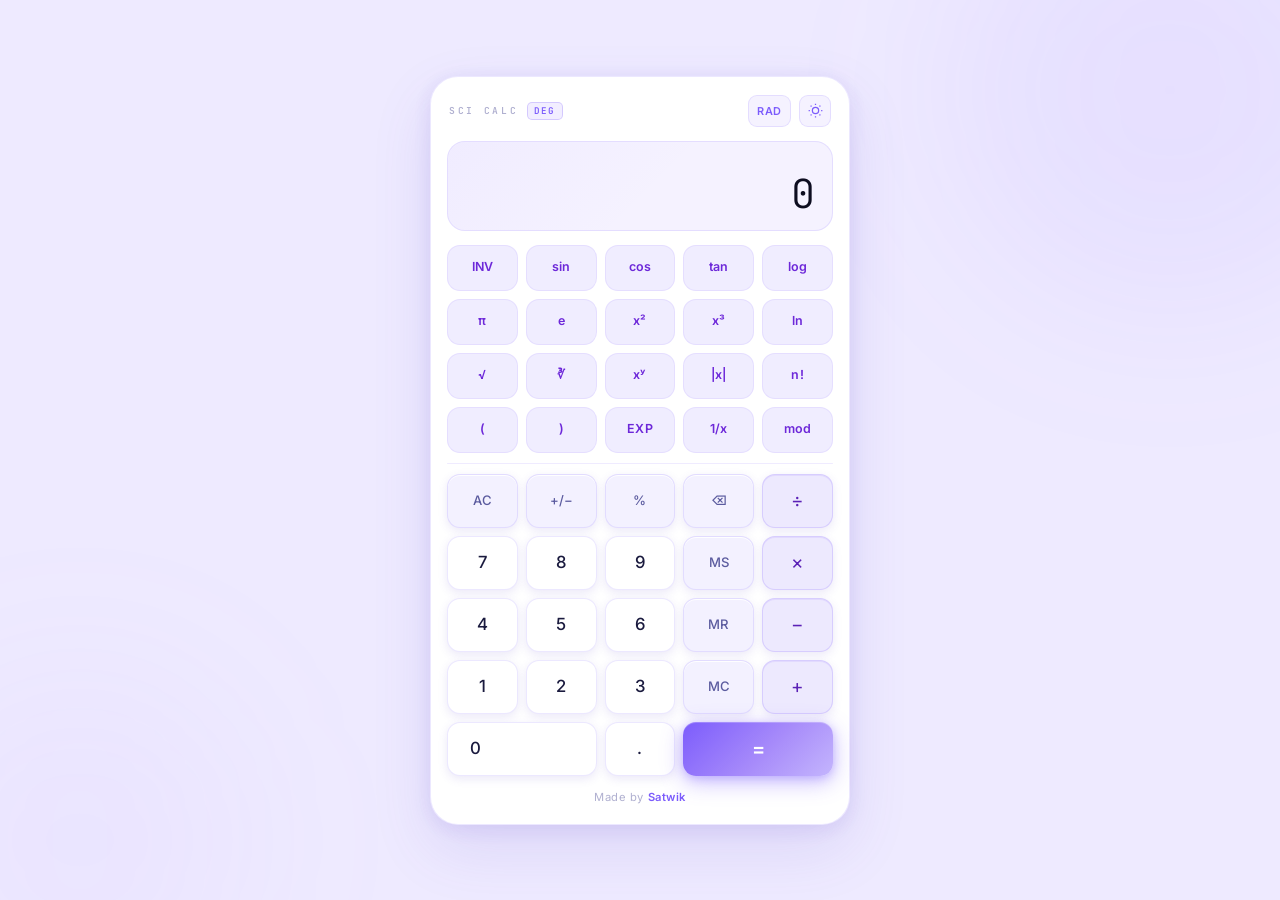
<file: index.html>
<!DOCTYPE html>
<html lang="en" data-theme="light">
<head>
  <meta charset="UTF-8" />
  <meta name="viewport" content="width=device-width, initial-scale=1.0, maximum-scale=1.0, user-scalable=no" />
  <meta name="mobile-web-app-capable" content="yes" />
  <meta name="apple-mobile-web-app-capable" content="yes" />
  <title>ScCalc — by Satwik</title>
  <link rel="preconnect" href="https://fonts.googleapis.com" />
  <link rel="preconnect" href="https://fonts.gstatic.com" crossorigin />
  <link href="https://fonts.googleapis.com/css2?family=Inter:wght@300;400;500;600&family=JetBrains+Mono:wght@300;400;500;600;700&display=swap" rel="stylesheet" />
  <link rel="stylesheet" href="styles.css" />
</head>
<body>

  <div class="orb orb-1"></div>
  <div class="orb orb-2"></div>

  <div class="calculator" id="calculator">

    <!-- Header -->
    <div class="calc-header">
      <div class="header-left">
        <span class="calc-brand">SCI CALC</span>
        <span class="mode-badge" id="modeBadge">DEG</span>
      </div>
      <div class="header-right">
        <button class="icon-btn" id="degRadBtn" title="Toggle DEG / RAD" aria-label="Toggle degrees/radians">RAD</button>
        <button class="icon-btn" id="themeBtn" title="Toggle theme" aria-label="Toggle theme">
          <svg class="icon-moon" viewBox="0 0 24 24" fill="none" stroke="currentColor" stroke-width="2"><path d="M21 12.79A9 9 0 1 1 11.21 3a7 7 0 0 0 9.79 9.79z"/></svg>
          <svg class="icon-sun"  viewBox="0 0 24 24" fill="none" stroke="currentColor" stroke-width="2"><circle cx="12" cy="12" r="5"/><line x1="12" y1="1" x2="12" y2="3"/><line x1="12" y1="21" x2="12" y2="23"/><line x1="4.22" y1="4.22" x2="5.64" y2="5.64"/><line x1="18.36" y1="18.36" x2="19.78" y2="19.78"/><line x1="1" y1="12" x2="3" y2="12"/><line x1="21" y1="12" x2="23" y2="12"/><line x1="4.22" y1="19.78" x2="5.64" y2="18.36"/><line x1="18.36" y1="5.64" x2="19.78" y2="4.22"/></svg>
        </button>
      </div>
    </div>

    <!-- Display -->
    <div class="display-area">
      <div class="expression-line" id="expressionLine">&nbsp;</div>
      <div class="display" id="display">0</div>
    </div>

    <!-- Scientific grid -->
    <div class="buttons sci-grid">

      <button class="btn btn-sci" data-action="sci" data-fn="inv">INV</button>
      <button class="btn btn-sci" data-action="sci" data-fn="sin">sin</button>
      <button class="btn btn-sci" data-action="sci" data-fn="cos">cos</button>
      <button class="btn btn-sci" data-action="sci" data-fn="tan">tan</button>
      <button class="btn btn-sci" data-action="sci" data-fn="log">log</button>

      <button class="btn btn-sci" data-action="sci" data-fn="pi">π</button>
      <button class="btn btn-sci" data-action="sci" data-fn="e_const">e</button>
      <button class="btn btn-sci" data-action="sci" data-fn="pow2">x²</button>
      <button class="btn btn-sci" data-action="sci" data-fn="pow3">x³</button>
      <button class="btn btn-sci" data-action="sci" data-fn="ln">ln</button>

      <button class="btn btn-sci" data-action="sci" data-fn="sqrt">√</button>
      <button class="btn btn-sci" data-action="sci" data-fn="cbrt">∛</button>
      <button class="btn btn-sci" data-action="sci" data-fn="powN">xʸ</button>
      <button class="btn btn-sci" data-action="sci" data-fn="abs">|x|</button>
      <button class="btn btn-sci" data-action="sci" data-fn="fact">n!</button>

      <button class="btn btn-sci" data-action="sci" data-fn="open">(</button>
      <button class="btn btn-sci" data-action="sci" data-fn="close">)</button>
      <button class="btn btn-sci" data-action="sci" data-fn="exp10">EXP</button>
      <button class="btn btn-sci" data-action="sci" data-fn="recip">1/x</button>
      <button class="btn btn-sci" data-action="sci" data-fn="mod">mod</button>

    </div>

    <!-- Divider -->
    <div class="divider"></div>

    <!-- Standard grid -->
    <div class="buttons std-grid">

      <button class="btn btn-fn"  data-action="clear">AC</button>
      <button class="btn btn-fn"  data-action="toggleSign">+/−</button>
      <button class="btn btn-fn"  data-action="percent">%</button>
      <button class="btn btn-fn"  data-action="backspace">⌫</button>
      <button class="btn btn-op"  data-action="operator" data-value="÷">÷</button>

      <button class="btn btn-num" data-action="digit" data-value="7">7</button>
      <button class="btn btn-num" data-action="digit" data-value="8">8</button>
      <button class="btn btn-num" data-action="digit" data-value="9">9</button>
      <button class="btn btn-fn"  data-action="memStore">MS</button>
      <button class="btn btn-op"  data-action="operator" data-value="×">×</button>

      <button class="btn btn-num" data-action="digit" data-value="4">4</button>
      <button class="btn btn-num" data-action="digit" data-value="5">5</button>
      <button class="btn btn-num" data-action="digit" data-value="6">6</button>
      <button class="btn btn-fn"  data-action="memRecall">MR</button>
      <button class="btn btn-op"  data-action="operator" data-value="−">−</button>

      <button class="btn btn-num" data-action="digit" data-value="1">1</button>
      <button class="btn btn-num" data-action="digit" data-value="2">2</button>
      <button class="btn btn-num" data-action="digit" data-value="3">3</button>
      <button class="btn btn-fn"  data-action="memClear">MC</button>
      <button class="btn btn-op"  data-action="operator" data-value="+">+</button>

      <button class="btn btn-num btn-zero" data-action="digit" data-value="0">0</button>
      <button class="btn btn-num" data-action="decimal">.</button>
      <button class="btn btn-equals btn-eq-span" data-action="equals">=</button>

    </div>

    <footer class="calc-footer">Made by <strong>Satwik</strong></footer>

  </div>

  <script src="script.js"></script>
</body>
</html>
</file>
<file: styles.css>
/* ─── TOKENS ─────────────────────────────────────────── */
:root {
  /* Light theme — DEFAULT */
  --bg:           #eeeaff;
  --surface:      #ffffff;
  --surface-2:    #f5f2ff;
  --surface-3:    #ede9fe;
  --border:       rgba(124,92,252,0.14);
  --accent:       #7c5cfc;
  --accent-light: #6d28d9;
  --accent-dim:   rgba(124,92,252,0.1);
  --op-bg:        #ede9fe;
  --op-text:      #5b21b6;
  --sci-bg:       #f0edff;
  --sci-text:     #6d28d9;
  --num-bg:       #ffffff;
  --num-text:     #1a1a3e;
  --fn-bg:        #f3f1ff;
  --fn-text:      #5b5b9f;
  --display-text: #0d0d20;
  --expr-text:    #9090c0;
  --brand-text:   #b0b0d0;
  --shadow-dark:  rgba(100,80,200,0.13);
  --shadow-light: rgba(255,255,255,0.9);
  --glow:         rgba(124,92,252,0.22);
  --equals-grad:  linear-gradient(135deg,#7c5cfc 0%,#a78bfa 55%,#c4b5fd 100%);
  --orb-1:        rgba(124,92,252,0.07);
  --orb-2:        rgba(167,139,250,0.05);
  --mem-dot:      #7c5cfc;
  --divider:      rgba(124,92,252,0.12);
}

[data-theme="dark"] {
  --bg:           #080810;
  --surface:      #11111c;
  --surface-2:    #18182a;
  --surface-3:    #20203a;
  --border:       rgba(124,92,252,0.13);
  --accent:       #7c5cfc;
  --accent-light: #a78bfa;
  --accent-dim:   rgba(124,92,252,0.18);
  --op-bg:        #1c1430;
  --op-text:      #a78bfa;
  --sci-bg:       #14142a;
  --sci-text:     #7878c0;
  --num-bg:       #18182a;
  --num-text:     #e8e8ff;
  --fn-bg:        #1c1c30;
  --fn-text:      #8888b8;
  --display-text: #f0f0ff;
  --expr-text:    #5555a0;
  --brand-text:   #44447a;
  --shadow-dark:  rgba(0,0,0,0.65);
  --shadow-light: rgba(255,255,255,0.03);
  --glow:         rgba(124,92,252,0.35);
  --equals-grad:  linear-gradient(135deg,#7c5cfc 0%,#a78bfa 55%,#c4b5fd 100%);
  --orb-1:        rgba(124,92,252,0.14);
  --orb-2:        rgba(167,139,250,0.07);
  --mem-dot:      #a78bfa;
  --divider:      rgba(124,92,252,0.1);
}

/* ─── RESET ───────────────────────────────────────────── */
*,*::before,*::after { box-sizing:border-box; margin:0; padding:0; }

/* ─── BODY ────────────────────────────────────────────── */
body {
  font-family: 'Inter', system-ui, sans-serif;
  background: var(--bg);
  min-height: 100vh;
  min-height: 100dvh;
  display: flex;
  align-items: center;
  justify-content: center;
  overflow-x: hidden;
  overflow-y: auto;
  transition: background 0.4s;
  padding: 16px 8px;
}

/* ─── AMBIENT ORBS ────────────────────────────────────── */
.orb {
  position: fixed;
  border-radius: 50%;
  filter: blur(90px);
  pointer-events: none;
  z-index: 0;
  transition: background 0.4s;
}
.orb-1 { width:420px; height:420px; top:-120px; right:-100px; background:var(--orb-1); }
.orb-2 { width:320px; height:320px; bottom:-100px; left:-80px; background:var(--orb-2); }

/* ─── CALCULATOR SHELL ────────────────────────────────── */
.calculator {
  position: relative;
  z-index: 1;
  width: 100%;
  max-width: 420px;
  background: var(--surface);
  border: 1px solid var(--border);
  border-radius: 28px;
  padding: 18px 16px 20px;
  box-shadow:
    0 24px 60px var(--shadow-dark),
    0 4px 20px var(--shadow-dark),
    inset 0 1px 0 var(--shadow-light);
  transition: background 0.4s, box-shadow 0.4s, border-color 0.4s;
}

/* ─── HEADER ─────────────────────────────────────────── */
.calc-header {
  display: flex;
  align-items: center;
  justify-content: space-between;
  margin-bottom: 14px;
  padding: 0 2px;
}
.header-left, .header-right { display:flex; align-items:center; gap:8px; }

.calc-brand {
  font-family: 'JetBrains Mono', monospace;
  font-size: 0.6rem;
  font-weight: 600;
  letter-spacing: 0.28em;
  color: var(--brand-text);
  user-select: none;
}
.mode-badge {
  font-family: 'JetBrains Mono', monospace;
  font-size: 0.58rem;
  font-weight: 600;
  letter-spacing: 0.15em;
  color: var(--accent);
  background: var(--accent-dim);
  border: 1px solid rgba(124,92,252,0.25);
  border-radius: 5px;
  padding: 2px 6px;
  user-select: none;
  transition: all 0.3s;
}

.icon-btn {
  height: 32px;
  min-width: 32px;
  padding: 0 8px;
  border: 1px solid var(--border);
  border-radius: 9px;
  background: var(--surface-2);
  color: var(--accent);
  cursor: pointer;
  display: flex;
  align-items: center;
  justify-content: center;
  font-family: 'Inter', sans-serif;
  font-size: 0.68rem;
  font-weight: 600;
  letter-spacing: 0.05em;
  transition: all 0.22s;
  position: relative;
  overflow: hidden;
  -webkit-tap-highlight-color: transparent;
}
.icon-btn:hover {
  border-color: var(--accent);
  background: var(--accent-dim);
  box-shadow: 0 0 12px var(--glow);
}
.icon-btn svg {
  width: 15px; height: 15px;
  position: absolute;
  transition: opacity 0.3s, transform 0.3s;
}
/* Light default: show sun icon (light mode), hide moon */
.icon-moon { opacity: 0; transform: rotate(-90deg); }
.icon-sun  { opacity: 1; transform: rotate(0deg); }
/* Dark mode: show moon, hide sun */
[data-theme="dark"] .icon-moon { opacity: 1; transform: rotate(0deg); }
[data-theme="dark"] .icon-sun  { opacity: 0; transform: rotate(90deg); }

/* ─── DISPLAY AREA ────────────────────────────────────── */
.display-area {
  background: var(--surface-2);
  border: 1px solid var(--border);
  border-radius: 18px;
  padding: 14px 18px 16px;
  margin-bottom: 14px;
  min-height: 90px;
  display: flex;
  flex-direction: column;
  justify-content: flex-end;
  align-items: flex-end;
  gap: 3px;
  position: relative;
  overflow: hidden;
  transition: background 0.4s, border-color 0.4s;
}
.display-area::before {
  content: '';
  position: absolute;
  inset: 0;
  background: linear-gradient(135deg, rgba(124,92,252,0.04) 0%, transparent 55%);
  pointer-events: none;
  border-radius: 18px;
}

.expression-line {
  font-family: 'JetBrains Mono', monospace;
  font-size: 0.72rem;
  color: var(--expr-text);
  min-height: 1.2em;
  text-align: right;
  word-break: break-all;
  max-width: 100%;
  transition: color 0.3s;
}

.display {
  font-family: 'JetBrains Mono', monospace;
  font-size: 2.5rem;
  font-weight: 300;
  color: var(--display-text);
  letter-spacing: -0.02em;
  line-height: 1;
  word-break: break-all;
  text-align: right;
  max-width: 100%;
  transition: color 0.3s, font-size 0.12s;
}
.display.small  { font-size: 1.75rem; }
.display.xsmall { font-size: 1.25rem; }
.display.pulse  { animation: dpulse 0.25s ease; }
.display.shake  { animation: dshake 0.35s ease; }

@keyframes dpulse {
  0%   { opacity: 1; }
  40%  { opacity: 0.35; }
  100% { opacity: 1; }
}
@keyframes dshake {
  0%,100% { transform: translateX(0); }
  20%     { transform: translateX(-7px); }
  40%     { transform: translateX(7px); }
  60%     { transform: translateX(-4px); }
  80%     { transform: translateX(4px); }
}

/* ─── GRIDS ───────────────────────────────────────────── */
.buttons { display: grid; gap: 8px; }
.sci-grid { grid-template-columns: repeat(5, 1fr); }
.std-grid { grid-template-columns: repeat(5, 1fr); }

/* ─── DIVIDER ─────────────────────────────────────────── */
.divider {
  height: 1px;
  background: var(--divider);
  margin: 10px 0;
  border-radius: 1px;
}

/* ─── BASE BUTTON ─────────────────────────────────────── */
.btn {
  position: relative;
  height: 54px;
  border: 1px solid var(--border);
  border-radius: 13px;
  font-family: 'Inter', sans-serif;
  font-size: 0.88rem;
  font-weight: 500;
  cursor: pointer;
  outline: none;
  overflow: hidden;
  transition: transform 0.1s, box-shadow 0.18s, background 0.2s, border-color 0.2s, color 0.2s;
  -webkit-tap-highlight-color: transparent;
  user-select: none;
  touch-action: manipulation;
  line-height: 1;
}

/* Ripple */
.btn::after {
  content: '';
  position: absolute;
  inset: 0;
  background: radial-gradient(circle at var(--rx,50%) var(--ry,50%), rgba(255,255,255,0.18) 0%, transparent 65%);
  opacity: 0;
  transition: opacity 0.28s;
  pointer-events: none;
}
.btn.ripple::after { opacity: 1; transition: opacity 0s; }
.btn:active { transform: scale(0.91); }

/* ─── SCIENTIFIC BUTTONS ──────────────────────────────── */
.btn-sci {
  height: 46px;
  background: var(--sci-bg);
  color: var(--sci-text);
  font-size: 0.78rem;
  font-weight: 600;
  letter-spacing: 0.01em;
  border-color: rgba(124,92,252,0.1);
}
.btn-sci:hover {
  color: var(--accent);
  border-color: rgba(124,92,252,0.35);
  background: var(--accent-dim);
}
.btn-sci.inv-active {
  background: var(--accent-dim);
  color: var(--accent);
  border-color: rgba(124,92,252,0.5);
  box-shadow: 0 0 10px rgba(124,92,252,0.2);
}

/* ─── NUMBER BUTTONS ──────────────────────────────────── */
.btn-num {
  background: var(--num-bg);
  color: var(--num-text);
  font-size: 1.05rem;
  box-shadow: 0 3px 10px var(--shadow-dark), inset 0 1px 0 var(--shadow-light);
}
.btn-num:hover {
  border-color: rgba(124,92,252,0.25);
  background: var(--surface-3);
  box-shadow: 0 5px 16px var(--shadow-dark), 0 0 0 1px rgba(124,92,252,0.15);
}

/* ─── FUNCTION BUTTONS ────────────────────────────────── */
.btn-fn {
  background: var(--fn-bg);
  color: var(--fn-text);
  font-size: 0.82rem;
  box-shadow: 0 3px 10px var(--shadow-dark), inset 0 1px 0 var(--shadow-light);
}
.btn-fn:hover {
  color: var(--accent);
  border-color: rgba(124,92,252,0.3);
  background: var(--accent-dim);
}

/* ─── OPERATOR BUTTONS ────────────────────────────────── */
.btn-op {
  background: var(--op-bg);
  color: var(--op-text);
  font-size: 1.2rem;
  font-weight: 400;
  border-color: rgba(124,92,252,0.2);
  box-shadow: 0 3px 10px var(--shadow-dark), inset 0 1px 0 rgba(124,92,252,0.1);
}
.btn-op:hover {
  background: var(--accent-dim);
  border-color: rgba(124,92,252,0.5);
  color: var(--accent);
  box-shadow: 0 5px 18px var(--shadow-dark), 0 0 14px var(--glow);
}
.btn-op.active-op {
  background: var(--accent);
  color: #fff;
  border-color: var(--accent);
  box-shadow: 0 0 18px var(--glow), 0 3px 10px var(--shadow-dark);
}

/* ─── ZERO BUTTON ─────────────────────────────────────── */
.btn-zero {
  grid-column: span 2;
  display: flex;
  align-items: center;
  padding-left: 22px;
  text-align: left;
}

/* ─── EQUALS BUTTON ───────────────────────────────────── */
.btn-equals {
  height: 54px;
  background: var(--equals-grad);
  color: #fff;
  font-size: 1.25rem;
  font-weight: 600;
  border: none;
  box-shadow: 0 6px 22px rgba(124,92,252,0.42), 0 2px 8px rgba(124,92,252,0.28), inset 0 1px 0 rgba(255,255,255,0.22);
}
.btn-equals:hover {
  box-shadow: 0 10px 28px rgba(124,92,252,0.55), 0 4px 12px rgba(124,92,252,0.38);
  filter: brightness(1.08);
}
.btn-eq-span {
  grid-column: span 2;
}

/* ─── MEMORY DOT ──────────────────────────────────────── */
.btn-fn[data-action="memStore"].has-mem::before,
.btn-fn[data-action="memRecall"].has-mem::before {
  content: '';
  position: absolute;
  top: 7px;
  right: 7px;
  width: 5px;
  height: 5px;
  background: var(--mem-dot);
  border-radius: 50%;
  box-shadow: 0 0 6px var(--glow);
}

/* ─── FOOTER ─────────────────────────────────────────── */
.calc-footer {
  margin-top: 14px;
  text-align: center;
  font-size: 0.7rem;
  color: var(--brand-text);
  letter-spacing: 0.05em;
  transition: color 0.3s;
}
.calc-footer strong { font-weight: 600; color: var(--accent); }

/* ─── KEYBOARD FOCUS ─────────────────────────────────── */
.btn:focus-visible, .icon-btn:focus-visible {
  outline: 2px solid var(--accent);
  outline-offset: 2px;
}

/* ─── REDUCED MOTION ─────────────────────────────────── */
@media (prefers-reduced-motion: reduce) {
  *, *::before, *::after { animation: none !important; transition: none !important; }
}

/* ─── RESPONSIVE ─────────────────────────────────────── */
@media (max-width: 440px) {
  body { padding: 10px 6px; }
  .calculator { border-radius: 22px; padding: 14px 12px 16px; }
  .btn        { height: 50px; font-size: 0.84rem; }
  .btn-sci    { height: 42px; font-size: 0.72rem; }
  .btn-equals { height: 50px; }
  .display    { font-size: 2.1rem; }
  .buttons    { gap: 6px; }
}
@media (max-width: 360px) {
  .btn     { height: 46px; font-size: 0.78rem; border-radius: 11px; }
  .btn-sci { height: 38px; font-size: 0.68rem; }
  .display { font-size: 1.8rem; }
  .buttons { gap: 5px; }
}
</file>
